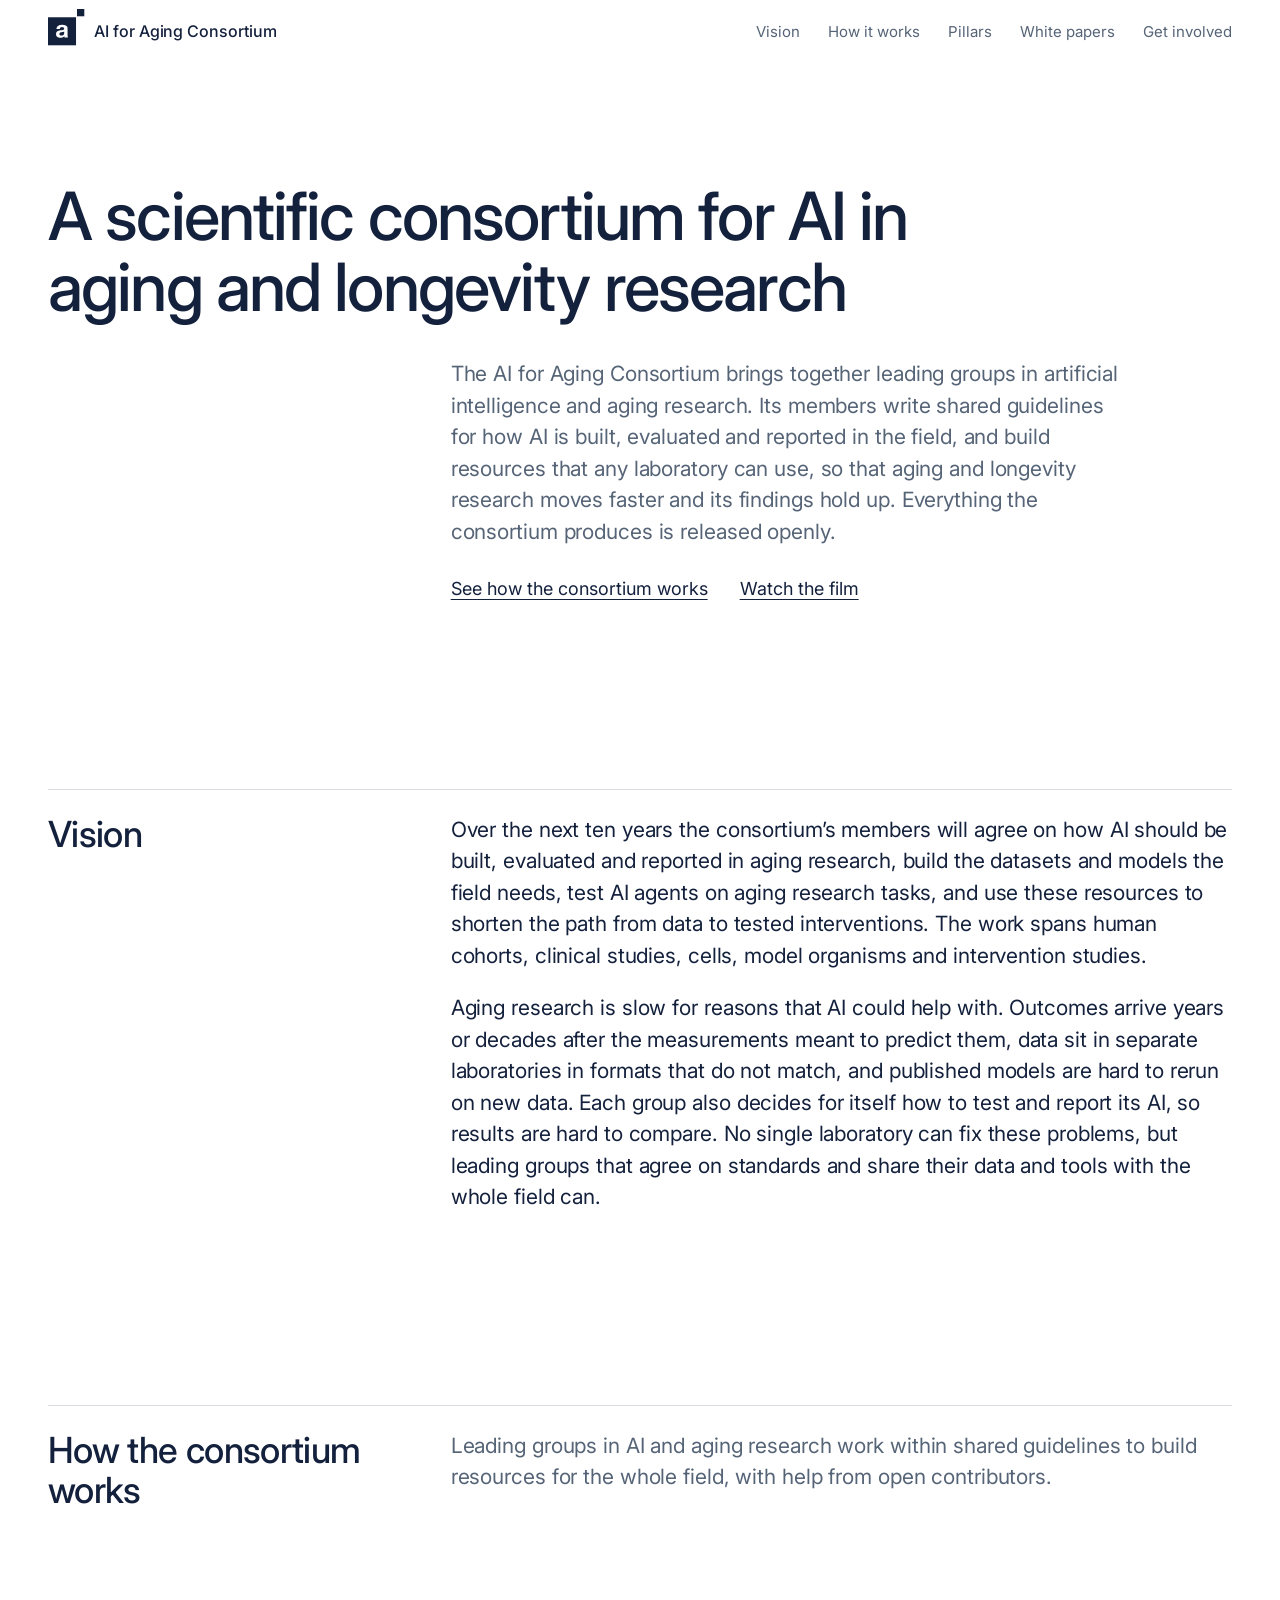
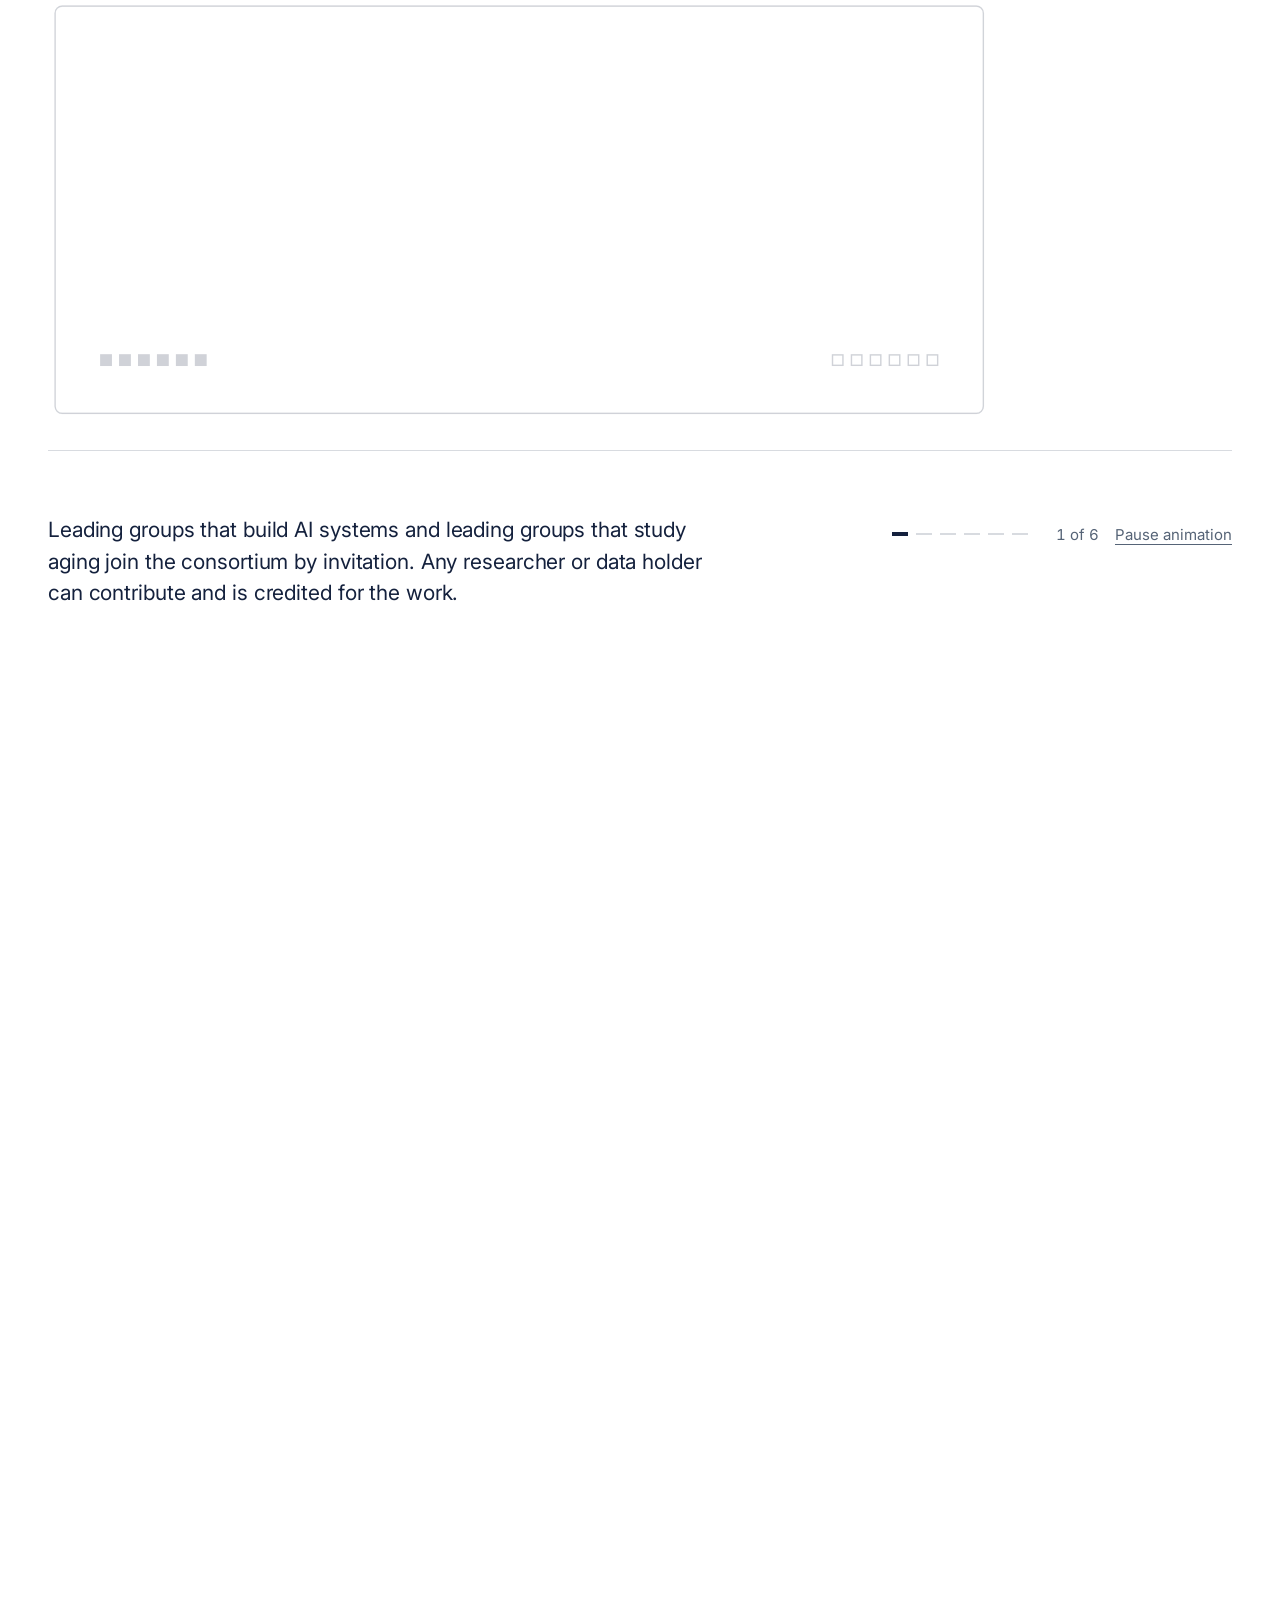
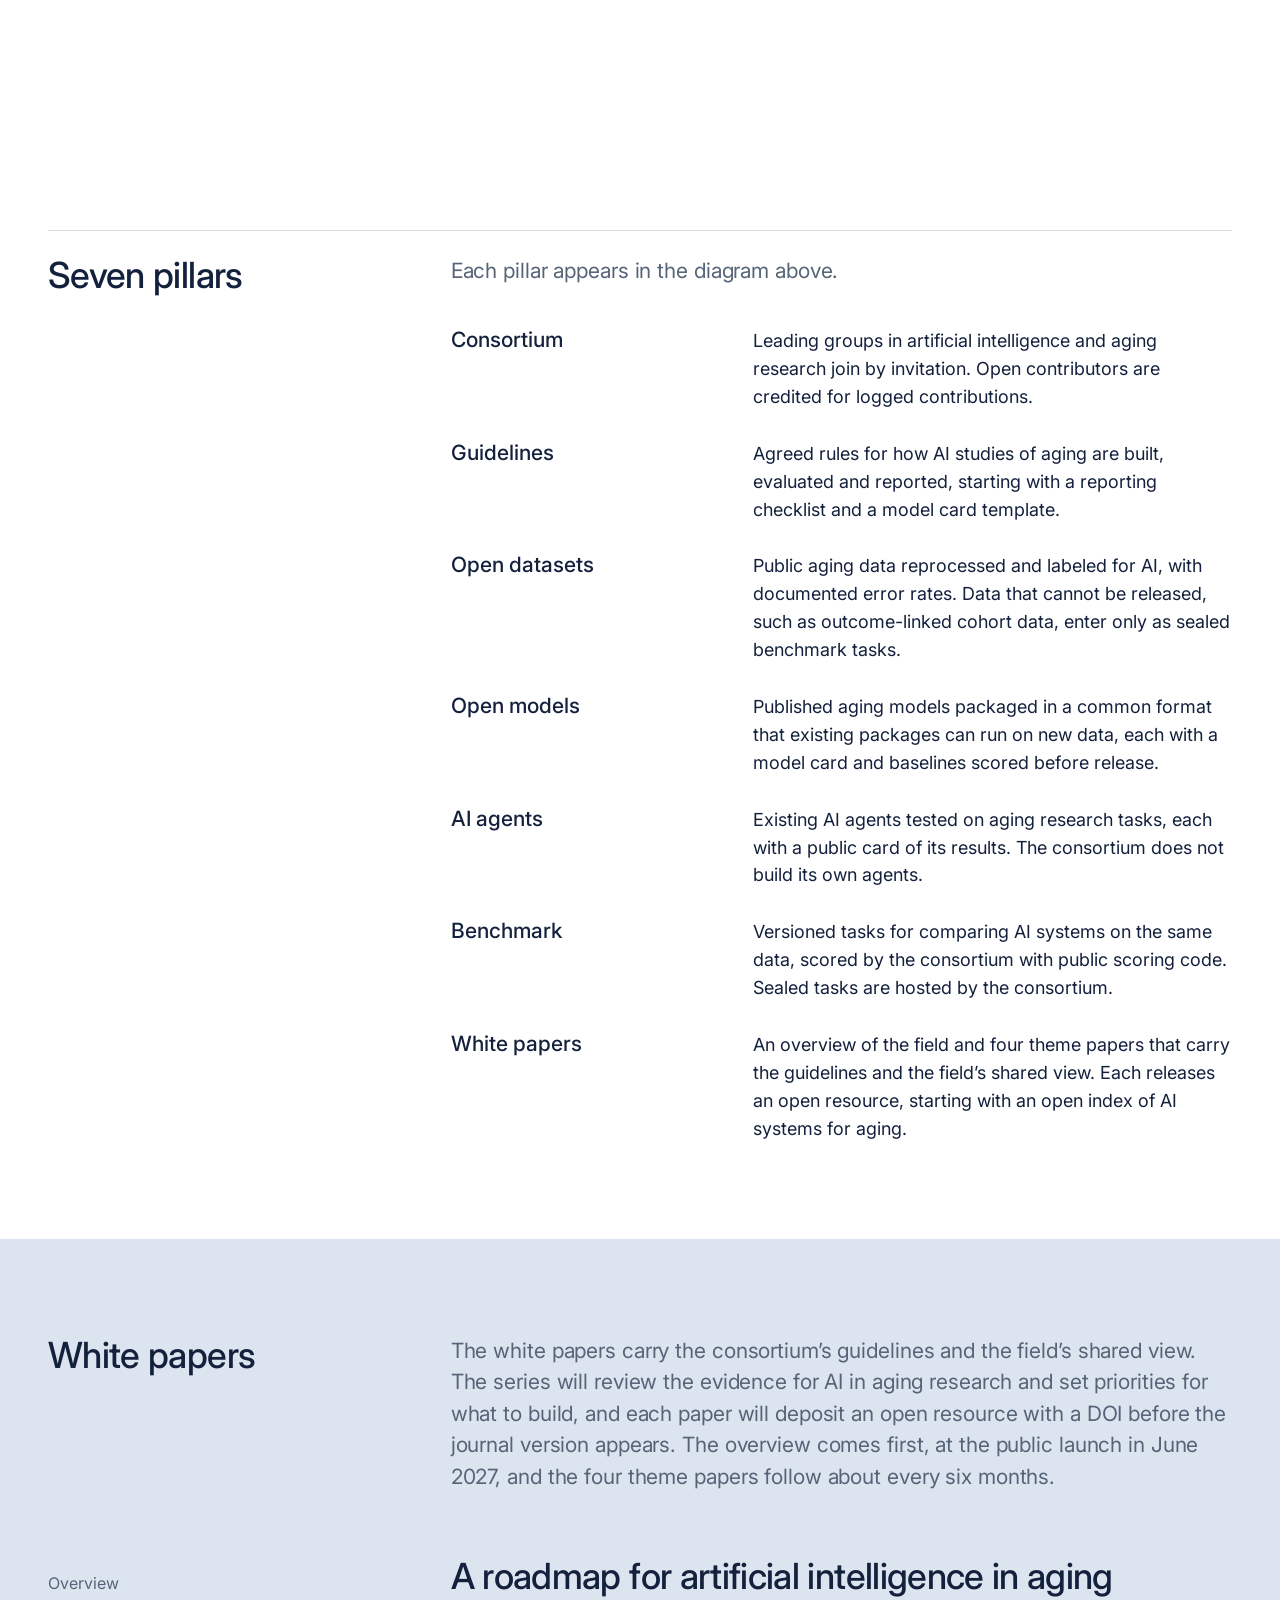
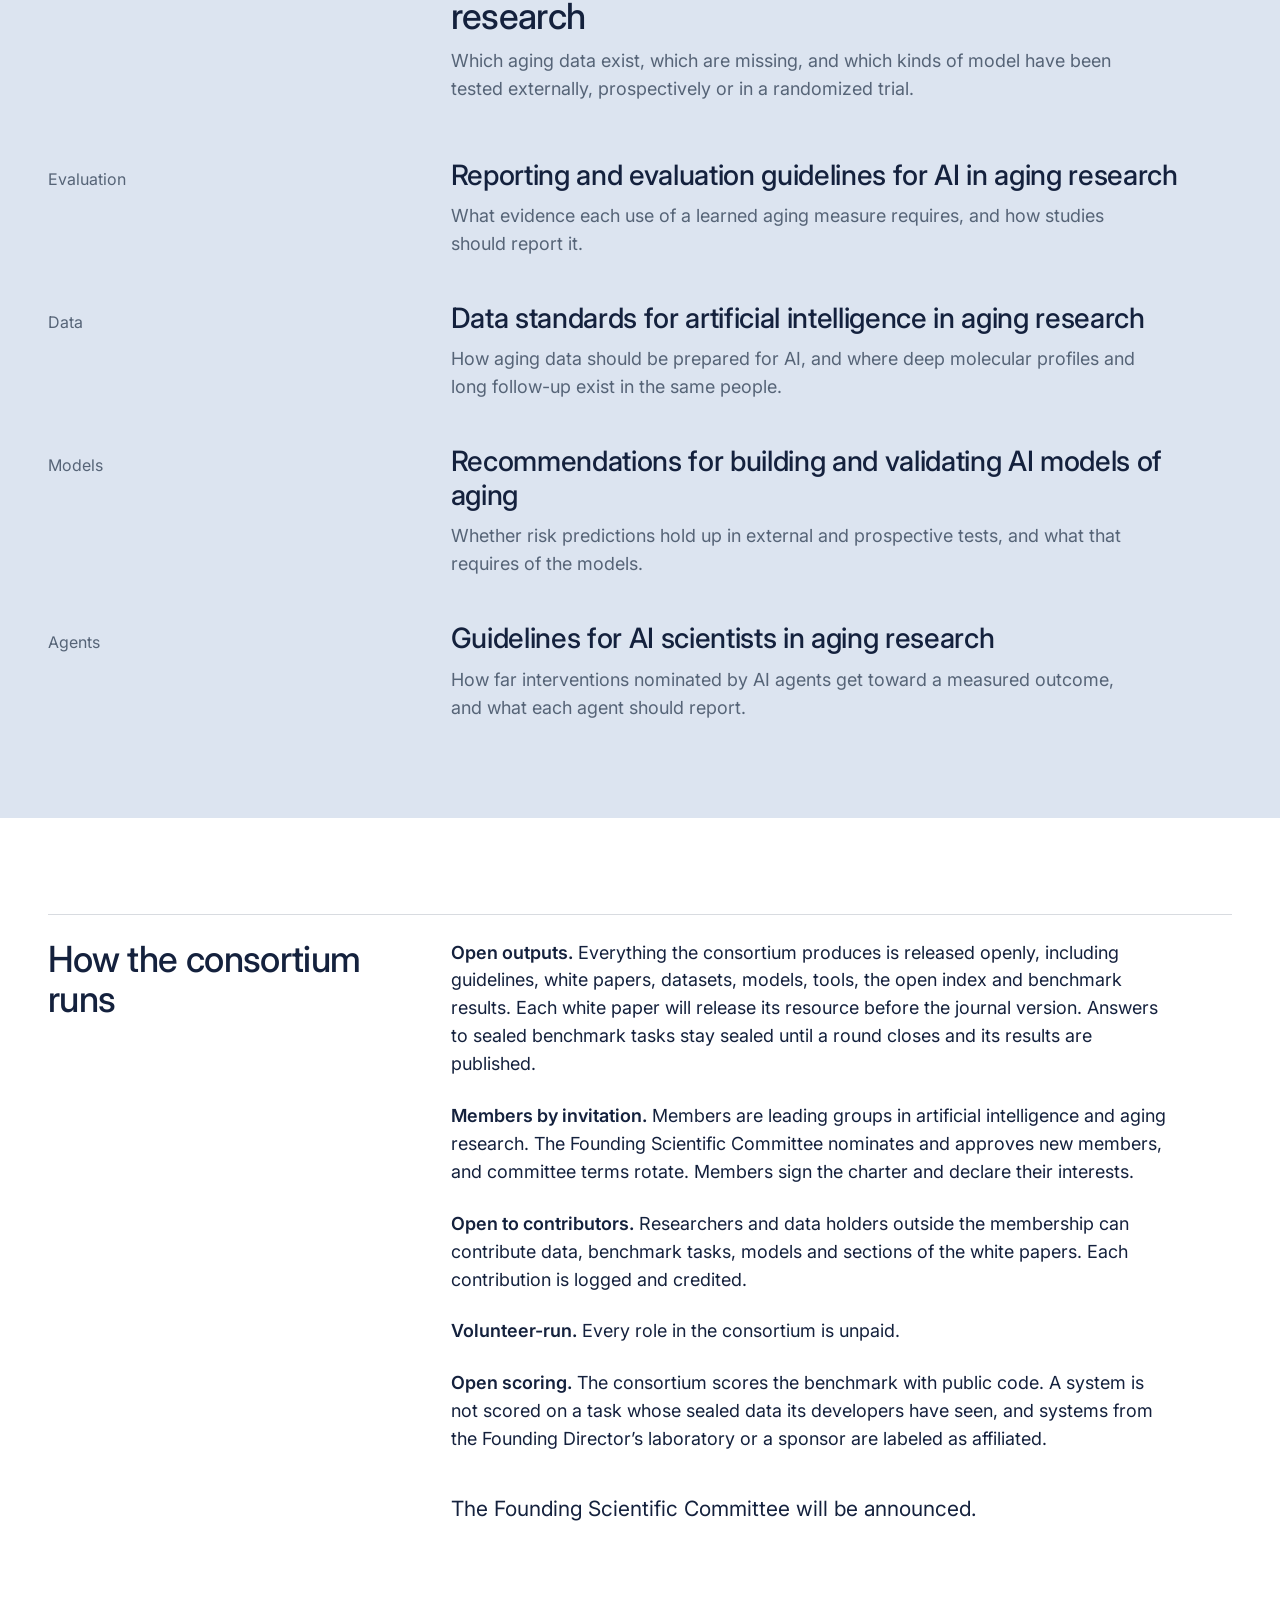
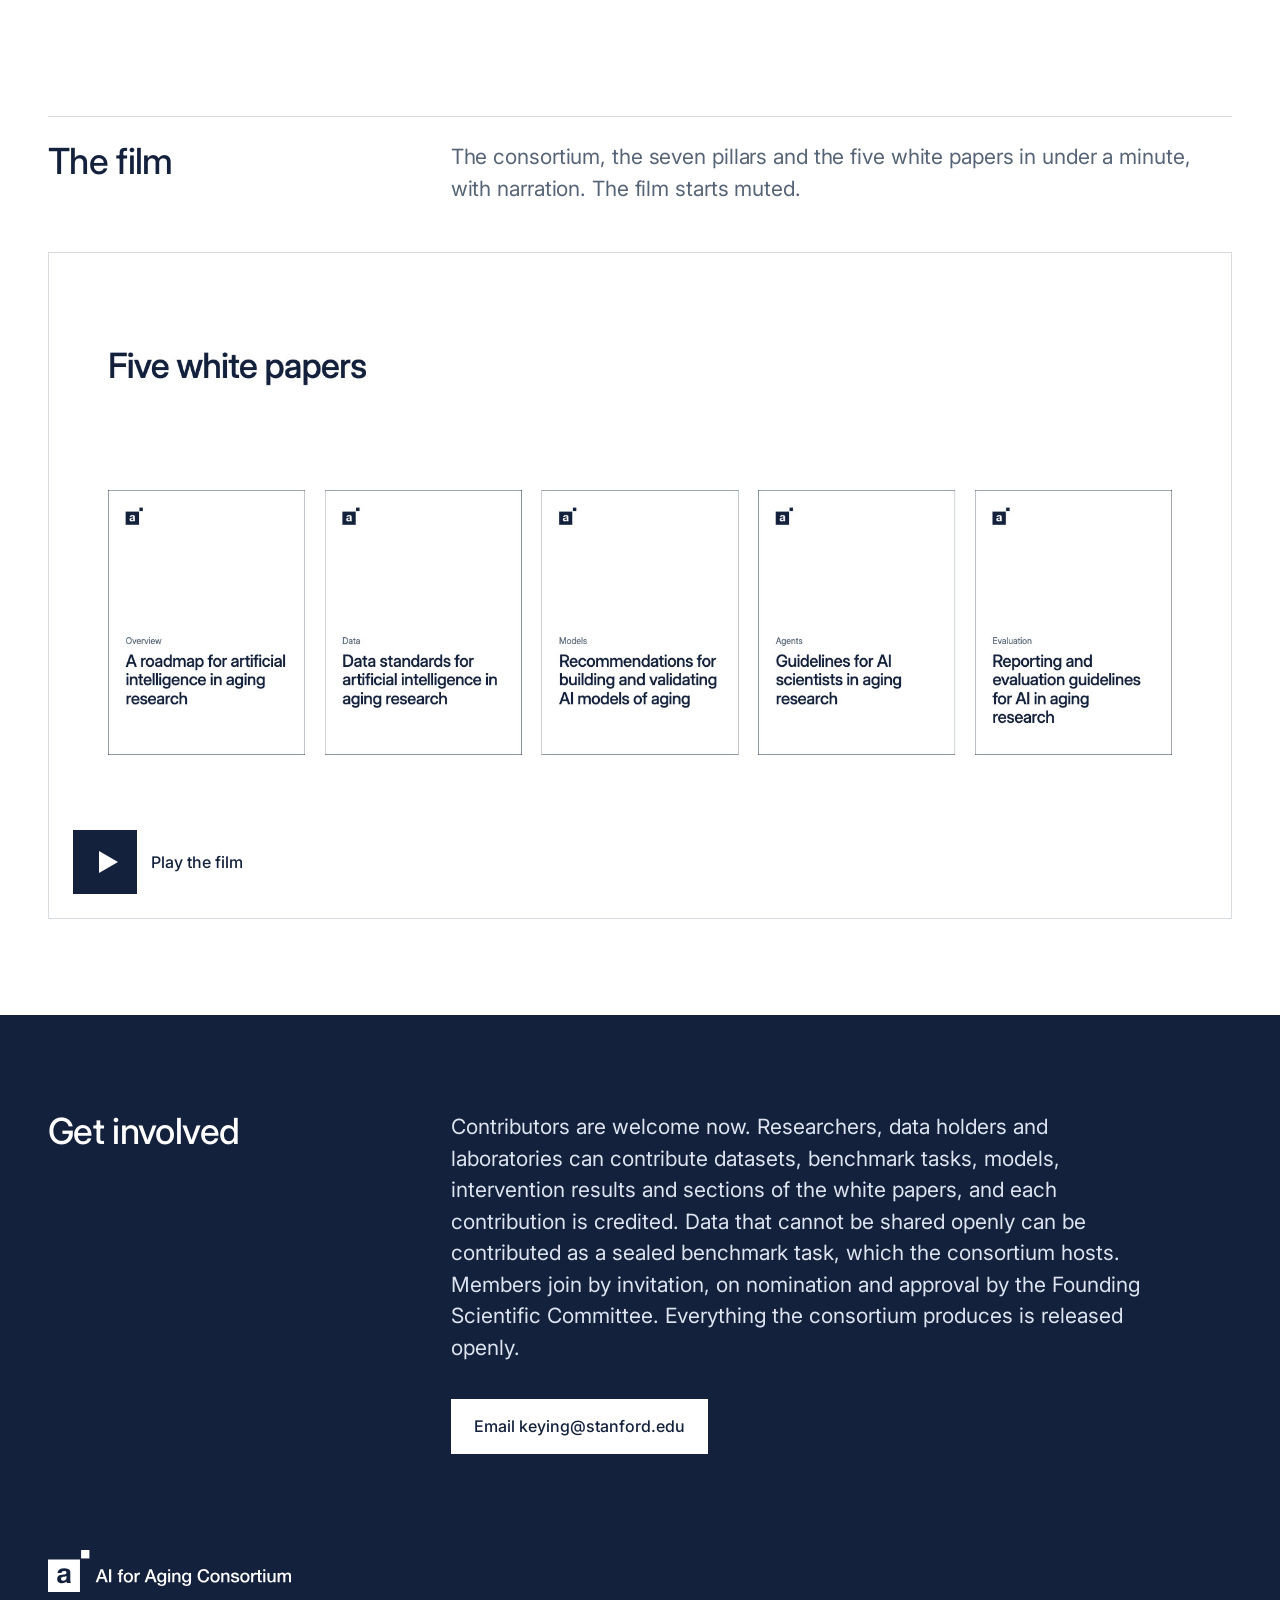
<file: index.html>
<!doctype html>
<html lang="en">
<head>
<meta charset="utf-8">
<meta name="viewport" content="width=device-width, initial-scale=1">
<title>AI for Aging Consortium</title>
<meta name="description" content="A scientific consortium of leading groups in artificial intelligence and aging research. Members write shared guidelines for AI in aging research build datasets and models for the whole field and test AI agents on aging research tasks, so that aging and longevity research moves faster and holds up. Everything the consortium produces is released openly.">
<meta name="color-scheme" content="light">
<meta name="theme-color" content="#FFFFFF">
<link rel="canonical" href="https://ai4aging-consortium.github.io/">
<link rel="icon" href="assets/brand/ai4aging_favicon.svg" type="image/svg+xml">
<link rel="icon" href="assets/brand/ai4aging_favicon_32.png" sizes="32x32" type="image/png">
<link rel="icon" href="assets/brand/ai4aging_favicon_16.png" sizes="16x16" type="image/png">
<link rel="apple-touch-icon" href="assets/brand/ai4aging_favicon_180.png">
<meta property="og:type" content="website">
<meta property="og:site_name" content="AI for Aging Consortium">
<meta property="og:title" content="AI for Aging Consortium">
<meta property="og:description" content="A scientific consortium of leading groups in artificial intelligence and aging research. Members write shared guidelines for AI in aging research build datasets and models for the whole field and test AI agents on aging research tasks, so that aging and longevity research moves faster and holds up. Everything the consortium produces is released openly.">
<meta property="og:url" content="https://ai4aging-consortium.github.io/">
<meta property="og:image" content="https://ai4aging-consortium.github.io/assets/og-image.png">
<meta property="og:image:width" content="1200">
<meta property="og:image:height" content="630">
<meta property="og:image:alt" content="AI for Aging Consortium logo and name on white">
<meta name="twitter:card" content="summary_large_image">
<meta name="twitter:title" content="AI for Aging Consortium">
<meta name="twitter:description" content="A scientific consortium of leading groups in artificial intelligence and aging research. Members write shared guidelines for AI in aging research build datasets and models for the whole field and test AI agents on aging research tasks, so that aging and longevity research moves faster and holds up. Everything the consortium produces is released openly.">
<meta name="twitter:image" content="https://ai4aging-consortium.github.io/assets/og-image.png">
<meta name="twitter:image:alt" content="AI for Aging Consortium logo and name on white">
<link rel="preload" href="assets/fonts/inter-latin-opsz-normal.woff2" as="font" type="font/woff2" crossorigin>
<link rel="stylesheet" href="css/site.css">
<script>
  // Decide before first paint whether the motion version runs.
  (function () {
    var d = document.documentElement;
    d.classList.add('js');
    var reduce = window.matchMedia && window.matchMedia('(prefers-reduced-motion: reduce)').matches;
    if (reduce) { d.classList.add('reduce'); return; }
    d.classList.add('motion');
    var seen = false;
    try { seen = sessionStorage.getItem('a2-hero') === '1'; } catch (e) { seen = false; }
    if (!seen) d.classList.add('hero-anim');
  })();
</script>
</head>
<body>
<a class="skip" href="#main">Skip to content</a>

<header class="site-header" id="header">
  <div class="wrap header-row">
    <a class="brand" href="#top" aria-label="AI for Aging Consortium, back to top">
      <svg class="brand-mark" viewBox="0 -29.5 129.5 129.5" width="36" height="36" aria-hidden="true" focusable="false"><rect class="m-tile" x="0" y="0" width="100" height="100" fill="#14213D"/><path class="m-letter" fill="#FFFFFF" fill-rule="evenodd" d="M30.044117647058822 41.62867647058824Q30.297794117647058 37.40073529411765 32.158088235294116 34.61029411764706Q34.018382352941174 31.81985294117647 36.893382352941174 30.128676470588236Q39.768382352941174 28.4375 43.362132352941174 27.71875Q46.955882352941174 27.0 50.591911764705884 27.0Q53.88970588235294 27.0 57.27205882352941 27.465073529411764Q60.654411764705884 27.93014705882353 63.44485294117647 29.28308823529412Q66.23529411764706 30.63602941176471 68.0110294117647 33.04595588235294Q69.78676470588235 35.45588235294118 69.78676470588235 39.430147058823536V62.1764705882353Q69.78676470588235 65.13602941176471 70.125 67.84191176470588Q70.46323529411765 70.54779411764706 71.30882352941177 71.90073529411765H59.13235294117647Q58.794117647058826 70.88602941176471 58.5827205882353 69.82904411764707Q58.37132352941177 68.77205882352942 58.286764705882355 67.67279411764706Q55.411764705882355 70.63235294117648 51.52205882352941 71.81617647058823Q47.63235294117647 73.0 43.57352941176471 73.0Q40.44485294117647 73.0 37.73897058823529 72.2389705882353Q35.033088235294116 71.4779411764706 33.00367647058823 69.87132352941177Q30.97426470588235 68.26470588235294 29.832720588235293 65.8125Q28.691176470588236 63.360294117647065 28.691176470588236 59.977941176470594Q28.691176470588236 56.25735294117648 30.001838235294116 53.84742647058824Q31.3125 51.4375 33.38419117647059 50.0Q35.455882352941174 48.5625 38.119485294117645 47.84375Q40.783088235294116 47.125 43.48897058823529 46.70220588235294Q46.19485294117647 46.279411764705884 48.81617647058823 46.02573529411765Q51.4375 45.77205882352942 53.466911764705884 45.26470588235295Q55.49632352941177 44.75735294117648 56.68014705882353 43.78492647058824Q57.86397058823529 42.8125 57.779411764705884 40.95220588235294Q57.779411764705884 39.00735294117647 57.1452205882353 37.86580882352941Q56.51102941176471 36.724264705882355 55.45404411764706 36.09007352941177Q54.39705882352941 35.45588235294118 53.001838235294116 35.24448529411765Q51.606617647058826 35.03308823529412 50.0 35.03308823529412Q46.44852941176471 35.03308823529412 44.419117647058826 36.555147058823536Q42.38970588235294 38.07720588235294 42.05147058823529 41.62867647058824ZM57.779411764705884 50.50735294117648Q57.018382352941174 51.18382352941177 55.876838235294116 51.56433823529412Q54.73529411764706 51.94485294117648 53.424632352941174 52.19852941176471Q52.11397058823529 52.45220588235294 50.67647058823529 52.62132352941177Q49.23897058823529 52.790441176470594 47.80147058823529 53.044117647058826Q46.44852941176471 53.29779411764706 45.137867647058826 53.720588235294116Q43.82720588235294 54.14338235294118 42.85477941176471 54.86213235294118Q41.88235294117647 55.58088235294118 41.290441176470594 56.680147058823536Q40.69852941176471 57.779411764705884 40.69852941176471 59.47058823529412Q40.69852941176471 61.07720588235294 41.290441176470594 62.1764705882353Q41.88235294117647 63.27573529411765 42.897058823529406 63.90992647058824Q43.91176470588235 64.54411764705883 45.26470588235294 64.79779411764707Q46.61764705882353 65.0514705882353 48.05514705882353 65.0514705882353Q51.606617647058826 65.0514705882353 53.5514705882353 63.867647058823536Q55.49632352941177 62.68382352941177 56.4264705882353 61.03492647058824Q57.356617647058826 59.38602941176471 57.568014705882355 57.69485294117648Q57.779411764705884 56.00367647058824 57.779411764705884 54.9889705882353Z"/><rect class="m-exp" x="103.5" y="-29.5" width="26" height="26" fill="#14213D"/></svg>
      <span>AI for Aging Consortium</span>
    </a>
    <button class="menu-button" type="button" aria-expanded="false" aria-controls="site-nav">Menu</button>
    <nav class="site-nav" id="site-nav" aria-label="Sections">
      <a href="#vision" data-spy="vision">Vision</a>
      <a href="#how" data-spy="how">How it works</a>
      <a href="#pillars" data-spy="pillars">Pillars</a>
      <a href="#papers" data-spy="papers">White papers</a>
      <a href="#join" data-spy="join">Get involved</a>
    </nav>
  </div>
</header>

<main id="main">

  <section class="hero" id="top" aria-labelledby="hero-title">
    <div class="wrap grid">
      <h1 id="hero-title" class="hero-title">A scientific consortium for AI in aging and longevity research</h1>
      <p class="lede hero-lede">The AI for Aging Consortium brings together leading groups in artificial intelligence and aging research. Its members write shared guidelines for how AI is built, evaluated and reported in the field, and build resources that any laboratory can use, so that aging and longevity research moves faster and its findings hold up. Everything the consortium produces is released openly.</p>
      <p class="hero-links">
        <a class="link" href="#how">See how the consortium works</a>
        <a class="link" href="#film" data-play-film>Watch the film</a>
      </p>
    </div>
  </section>

  <section class="section" id="vision" aria-labelledby="vision-h">
    <div class="wrap grid">
      <h2 id="vision-h" class="col-h">Vision</h2>
      <div class="prose col-body lede-size">
        <p>Over the next ten years the consortium&rsquo;s members will agree on how AI should be built, evaluated and reported in aging research, build the datasets and models the field needs, test AI agents on aging research tasks, and use these resources to shorten the path from data to tested interventions. The work spans human cohorts, clinical studies, cells, model organisms and intervention studies.</p>
        <p>Aging research is slow for reasons that AI could help with. Outcomes arrive years or decades after the measurements meant to predict them, data sit in separate laboratories in formats that do not match, and published models are hard to rerun on new data. Each group also decides for itself how to test and report its AI, so results are hard to compare. No single laboratory can fix these problems, but leading groups that agree on standards and share their data and tools with the whole field can.</p>
      </div>
    </div>
  </section>

  <section class="section how" id="how" aria-labelledby="how-h">
    <div class="wrap grid how-head">
      <h2 id="how-h" class="col-h">How the consortium works</h2>
      <p class="col-body lede-size intro">Leading groups in AI and aging research work within shared guidelines to build resources for the whole field, with help from open contributors.</p>
    </div>

    <div class="scene" id="scene">
      <div class="stage">
        <div class="wrap stage-inner">
          <figure class="scene-figure">
            <div class="scene-canvas">
<!-- scene:landscape:start -->
<svg class="scene-svg" data-layout="landscape" viewBox="0 0 1000 358" role="img" aria-label="Leading groups that build AI systems and leading groups that study aging meet in one consortium. Members join by invitation, and any researcher or data holder can contribute. Guidelines for how AI is built, evaluated and reported frame the work. Members and contributors build and share open datasets, open models and AI agents, a benchmark and an open index of AI systems. Evidence from every resource goes into the white papers, which carry the guidelines. Everything the consortium produces is released openly, to make aging and longevity research faster and more reliable." xmlns="http://www.w3.org/2000/svg"><g class="el" data-id="community" data-beat="1" data-kind="frame" data-pillar="community"><rect class="track" x="6" y="6" width="784" height="344" rx="6"/><rect class="line frame" x="6" y="6" width="784" height="344" rx="6"/><text class="t-name" x="22" y="30" font-size="16" text-anchor="start">Consortium</text><text class="t-sub" x="122" y="30" font-size="14" text-anchor="start">members by invitation, open to contributors</text></g><g class="el" data-id="members_ai" data-beat="1" data-kind="members" data-side="ai" data-from="-250"><g class="m-shift"><rect class="m-sq m-ai" x="294" y="300" width="10" height="10"/><rect class="m-sq m-ai" x="310" y="300" width="10" height="10"/><rect class="m-sq m-ai" x="326" y="300" width="10" height="10"/><rect class="m-sq m-ai" x="342" y="300" width="10" height="10"/><rect class="m-sq m-ai" x="358" y="300" width="10" height="10"/><rect class="m-sq m-ai" x="374" y="300" width="10" height="10"/><text class="t-name" x="384" y="336" font-size="15" text-anchor="end">Researchers who build AI</text></g></g><g class="el" data-id="members_age" data-beat="1" data-kind="members" data-side="age" data-from="250"><g class="m-shift"><rect class="m-sq m-age" x="412.6" y="300.6" width="8.8" height="8.8"/><rect class="m-sq m-age" x="428.6" y="300.6" width="8.8" height="8.8"/><rect class="m-sq m-age" x="444.6" y="300.6" width="8.8" height="8.8"/><rect class="m-sq m-age" x="460.6" y="300.6" width="8.8" height="8.8"/><rect class="m-sq m-age" x="476.6" y="300.6" width="8.8" height="8.8"/><rect class="m-sq m-age" x="492.6" y="300.6" width="8.8" height="8.8"/><text class="t-name" x="412" y="336" font-size="15" text-anchor="start">Researchers who study aging</text></g></g><g class="el" data-id="guidelines" data-beat="2" data-kind="field" data-pillar="guidelines"><rect class="field" x="20" y="44" width="756" height="232" rx="4"/><text class="t-name" x="36" y="73" font-size="18" text-anchor="start">Guidelines</text><text class="t-sub" x="36" y="93" font-size="14" text-anchor="start">how AI is built, evaluated and reported</text></g><g class="el" data-id="p_rise" data-beat="3" data-kind="path"><path class="track" d="M398,296 V218"/><path class="line" d="M398,296 V218"/><polygon class="arrow" points="394.40,225.65 398.00,217.55 401.60,225.65"/><text class="t-path" x="406" y="272" font-size="13" text-anchor="start">build and share</text></g><g class="el" data-id="p_c_datasets" data-beat="3" data-kind="path" data-route="M398,296 V240 H102 V218"><path class="track" d="M398,240 H102 V218"/><path class="line" d="M398,240 H102 V218"/><polygon class="arrow" points="98.40,225.65 102.00,217.55 105.60,225.65"/></g><g class="el" data-id="p_c_models" data-beat="3" data-kind="path" data-route="M398,296 V240 H250 V218"><path class="track" d="M398,240 H250 V218"/><path class="line" d="M398,240 H250 V218"/><polygon class="arrow" points="246.40,225.65 250.00,217.55 253.60,225.65"/></g><g class="el" data-id="datasets" data-beat="3" data-kind="node" data-pillar="datasets"><rect class="box" x="34" y="168" width="136" height="48" rx="3"/><text class="t-name" x="102" y="197" font-size="16" text-anchor="middle">Open datasets</text></g><g class="el" data-id="models" data-beat="3" data-kind="node" data-pillar="models"><rect class="box" x="182" y="168" width="136" height="48" rx="3"/><text class="t-name" x="250" y="197" font-size="16" text-anchor="middle">Open models</text></g><g class="el" data-id="agents" data-beat="3" data-kind="node" data-pillar="agents"><rect class="box" x="330" y="168" width="136" height="48" rx="3"/><text class="t-name" x="398" y="197" font-size="16" text-anchor="middle">AI agents</text></g><g class="el" data-id="p_c_bench" data-beat="4" data-kind="path" data-route="M398,296 V240 H546 V218"><path class="track" d="M398,240 H546 V218"/><path class="line" d="M398,240 H546 V218"/><polygon class="arrow" points="542.40,225.65 546.00,217.55 549.60,225.65"/></g><g class="el" data-id="p_c_index" data-beat="4" data-kind="path" data-route="M398,296 V240 H694 V218"><path class="track" d="M398,240 H694 V218"/><path class="line" d="M398,240 H694 V218"/><polygon class="arrow" points="690.40,225.65 694.00,217.55 697.60,225.65"/></g><g class="el" data-id="benchmark" data-beat="4" data-kind="node" data-pillar="benchmark"><rect class="box" x="478" y="168" width="136" height="48" rx="3"/><text class="t-name" x="546" y="197" font-size="16" text-anchor="middle">Benchmark</text></g><g class="el" data-id="index" data-beat="4" data-kind="node" data-pillar="index"><rect class="box" x="626" y="168" width="136" height="48" rx="3"/><text class="t-name" x="694" y="197" font-size="16" text-anchor="middle">Open index</text></g><g class="el" data-id="p_e_datasets" data-beat="5" data-kind="path"><path class="track" d="M102,166 V140 H398 V108"/><path class="line" d="M102,166 V140 H398 V108"/></g><g class="el" data-id="p_e_models" data-beat="5" data-kind="path"><path class="track" d="M250,166 V140 H398 V108"/><path class="line" d="M250,166 V140 H398 V108"/></g><g class="el" data-id="p_e_agents" data-beat="5" data-kind="path"><path class="track" d="M398,166 V108"/><path class="line" d="M398,166 V108"/><polygon class="arrow" points="394.40,115.65 398.00,107.55 401.60,115.65"/><text class="t-path" x="406" y="129" font-size="13" text-anchor="start">evidence</text></g><g class="el" data-id="p_e_bench" data-beat="5" data-kind="path"><path class="track" d="M546,166 V140 H398 V108"/><path class="line" d="M546,166 V140 H398 V108"/></g><g class="el" data-id="p_e_index" data-beat="5" data-kind="path"><path class="track" d="M694,166 V140 H398 V108"/><path class="line" d="M694,166 V140 H398 V108"/></g><g class="el" data-id="papers" data-beat="5" data-kind="node" data-pillar="papers"><rect class="box" x="330" y="60" width="136" height="46" rx="3"/><text class="t-name" x="398" y="88" font-size="16" text-anchor="middle">White papers</text></g><g class="el" data-id="p_out" data-beat="6" data-kind="path"><path class="track" d="M792,192 H848"/><path class="line" d="M792,192 H848"/><polygon class="arrow" points="840.35,188.40 848.45,192.00 840.35,195.60"/></g><g class="el" data-id="research" data-beat="6" data-kind="label"><text class="t-name" x="856" y="168" font-size="16" text-anchor="start">Aging and</text><text class="t-name" x="856" y="187" font-size="16" text-anchor="start">longevity</text><text class="t-name" x="856" y="206" font-size="16" text-anchor="start">research</text><text class="t-sub" x="856" y="230" font-size="14" text-anchor="start">faster and</text><text class="t-sub" x="856" y="247" font-size="14" text-anchor="start">more reliable</text></g><g class="tokens"></g></svg>
<!-- scene:landscape:end -->
<!-- scene:portrait:start -->
<svg class="scene-svg" data-layout="portrait" viewBox="0 0 360 486" role="img" aria-label="Leading groups that build AI systems and leading groups that study aging meet in one consortium. Members join by invitation, and any researcher or data holder can contribute. Guidelines for how AI is built, evaluated and reported frame the work. Members and contributors build and share open datasets, open models and AI agents, a benchmark and an open index of AI systems. Evidence from every resource goes into the white papers, which carry the guidelines. Everything the consortium produces is released openly, to make aging and longevity research faster and more reliable." xmlns="http://www.w3.org/2000/svg"><g class="el" data-id="community" data-beat="1" data-kind="frame" data-pillar="community"><rect class="track" x="4" y="4" width="352" height="416" rx="6"/><rect class="line frame" x="4" y="4" width="352" height="416" rx="6"/><text class="t-name" x="16" y="24" font-size="14" text-anchor="start">Consortium</text><text class="t-sub" x="104" y="24" font-size="13" text-anchor="start">invited members, open contributors</text></g><g class="el" data-id="members_ai" data-beat="1" data-kind="members" data-side="ai" data-from="-70"><g class="m-shift"><rect class="m-sq m-ai" x="87" y="370" width="9" height="9"/><rect class="m-sq m-ai" x="101" y="370" width="9" height="9"/><rect class="m-sq m-ai" x="115" y="370" width="9" height="9"/><rect class="m-sq m-ai" x="129" y="370" width="9" height="9"/><rect class="m-sq m-ai" x="143" y="370" width="9" height="9"/><rect class="m-sq m-ai" x="157" y="370" width="9" height="9"/><text class="t-name" x="166" y="395" font-size="13" text-anchor="end">Researchers who</text><text class="t-name" x="166" y="410" font-size="13" text-anchor="end">build AI</text></g></g><g class="el" data-id="members_age" data-beat="1" data-kind="members" data-side="age" data-from="70"><g class="m-shift"><rect class="m-sq m-age" x="194.6" y="370.6" width="7.8" height="7.8"/><rect class="m-sq m-age" x="208.6" y="370.6" width="7.8" height="7.8"/><rect class="m-sq m-age" x="222.6" y="370.6" width="7.8" height="7.8"/><rect class="m-sq m-age" x="236.6" y="370.6" width="7.8" height="7.8"/><rect class="m-sq m-age" x="250.6" y="370.6" width="7.8" height="7.8"/><rect class="m-sq m-age" x="264.6" y="370.6" width="7.8" height="7.8"/><text class="t-name" x="194" y="395" font-size="13" text-anchor="start">Researchers who</text><text class="t-name" x="194" y="410" font-size="13" text-anchor="start">study aging</text></g></g><g class="el" data-id="guidelines" data-beat="2" data-kind="field" data-pillar="guidelines"><rect class="field" x="14" y="36" width="332" height="316" rx="4"/><text class="t-name" x="26" y="59" font-size="16" text-anchor="start">Guidelines</text><text class="t-sub" x="26" y="77" font-size="13" text-anchor="start">how AI is built, evaluated and reported</text></g><g class="el" data-id="p_c_datasets" data-beat="3" data-kind="path"><path class="track" d="M180,366 V358 H42 V148 H67"/><path class="line" d="M180,366 V358 H42 V148 H67"/><polygon class="arrow" points="59.35,144.40 67.45,148.00 59.35,151.60"/></g><g class="el" data-id="p_c_models" data-beat="3" data-kind="path"><path class="track" d="M180,366 V358 H42 V192 H67"/><path class="line" d="M180,366 V358 H42 V192 H67"/><polygon class="arrow" points="59.35,188.40 67.45,192.00 59.35,195.60"/></g><g class="el" data-id="p_c_agents" data-beat="3" data-kind="path"><path class="track" d="M180,366 V358 H42 V236 H67"/><path class="line" d="M180,366 V358 H42 V236 H67"/><polygon class="arrow" points="59.35,232.40 67.45,236.00 59.35,239.60"/></g><g class="el" data-id="datasets" data-beat="3" data-kind="node" data-pillar="datasets"><rect class="box" x="70" y="130" width="150" height="36" rx="3"/><text class="t-name" x="145" y="153" font-size="14" text-anchor="middle">Open datasets</text></g><g class="el" data-id="models" data-beat="3" data-kind="node" data-pillar="models"><rect class="box" x="70" y="174" width="150" height="36" rx="3"/><text class="t-name" x="145" y="197" font-size="14" text-anchor="middle">Open models</text></g><g class="el" data-id="agents" data-beat="3" data-kind="node" data-pillar="agents"><rect class="box" x="70" y="218" width="150" height="36" rx="3"/><text class="t-name" x="145" y="241" font-size="14" text-anchor="middle">AI agents</text></g><g class="el" data-id="p_c_bench" data-beat="4" data-kind="path"><path class="track" d="M180,366 V358 H42 V280 H67"/><path class="line" d="M180,366 V358 H42 V280 H67"/><polygon class="arrow" points="59.35,276.40 67.45,280.00 59.35,283.60"/></g><g class="el" data-id="p_c_index" data-beat="4" data-kind="path"><path class="track" d="M180,366 V358 H42 V324 H67"/><path class="line" d="M180,366 V358 H42 V324 H67"/><polygon class="arrow" points="59.35,320.40 67.45,324.00 59.35,327.60"/></g><g class="el" data-id="benchmark" data-beat="4" data-kind="node" data-pillar="benchmark"><rect class="box" x="70" y="262" width="150" height="36" rx="3"/><text class="t-name" x="145" y="285" font-size="14" text-anchor="middle">Benchmark</text></g><g class="el" data-id="index" data-beat="4" data-kind="node" data-pillar="index"><rect class="box" x="70" y="306" width="150" height="36" rx="3"/><text class="t-name" x="145" y="329" font-size="14" text-anchor="middle">Open index</text></g><g class="el" data-id="p_e_datasets" data-beat="5" data-kind="path"><path class="track" d="M222,148 H280 V122"/><path class="line" d="M222,148 H280 V122"/></g><g class="el" data-id="p_e_models" data-beat="5" data-kind="path"><path class="track" d="M222,192 H280 V122"/><path class="line" d="M222,192 H280 V122"/></g><g class="el" data-id="p_e_agents" data-beat="5" data-kind="path"><path class="track" d="M222,236 H280 V122"/><path class="line" d="M222,236 H280 V122"/><polygon class="arrow" points="276.40,129.65 280.00,121.55 283.60,129.65"/><text class="t-path" x="288" y="200" font-size="13" text-anchor="start">evidence</text></g><g class="el" data-id="p_e_bench" data-beat="5" data-kind="path"><path class="track" d="M222,280 H280 V122"/><path class="line" d="M222,280 H280 V122"/></g><g class="el" data-id="p_e_index" data-beat="5" data-kind="path"><path class="track" d="M222,324 H280 V122"/><path class="line" d="M222,324 H280 V122"/></g><g class="el" data-id="papers" data-beat="5" data-kind="node" data-pillar="papers"><rect class="box" x="226" y="84" width="108" height="36" rx="3"/><text class="t-name" x="280" y="107" font-size="14" text-anchor="middle">White papers</text></g><g class="el" data-id="p_out" data-beat="6" data-kind="path"><path class="track" d="M300,422 V444"/><path class="line" d="M300,422 V444"/><polygon class="arrow" points="303.60,436.35 300.00,444.45 296.40,436.35"/></g><g class="el" data-id="research" data-beat="6" data-kind="label"><text class="t-name" x="352" y="463" font-size="14" text-anchor="end">Aging and longevity research</text><text class="t-sub" x="352" y="479" font-size="13" text-anchor="end">faster and more reliable</text></g><g class="tokens"></g></svg>
<!-- scene:portrait:end -->
            </div>
            <p class="flow-cap" aria-hidden="true"></p>
            <figcaption class="legend-row">
              <ul class="legend" aria-label="Legend">
                <li data-key="ai"><svg viewBox="0 0 16 16" aria-hidden="true"><rect x="2" y="2" width="12" height="12" fill="#14213D"/></svg>Builds AI</li>
                <li data-key="age"><svg viewBox="0 0 16 16" aria-hidden="true"><rect x="2.75" y="2.75" width="10.5" height="10.5" fill="#FFFFFF" stroke="#14213D" stroke-width="1.5"/></svg>Studies aging</li>
                <li data-key="contrib"><svg viewBox="0 0 16 16" aria-hidden="true"><rect x="3.5" y="3.5" width="9" height="9" fill="#DCE4F0" stroke="#14213D" stroke-width="1.3"/></svg>Contribution</li>
                <li data-key="result"><svg viewBox="0 0 16 16" aria-hidden="true"><rect x="3.5" y="3.5" width="9" height="9" fill="#FFFFFF" stroke="#14213D" stroke-width="1.3"/><rect x="6.5" y="6.5" width="3" height="3" fill="#14213D"/></svg>Evidence</li>
              </ul>
            </figcaption>
          </figure>

          <div class="caption-row">
            <div class="captions-wrap">
              <ol class="captions" id="captions">
                <li>Leading groups that build AI systems and leading groups that study aging join the consortium by invitation. Any researcher or data holder can contribute and is credited for the work.</li>
                <li>Members agree on guidelines for how AI is built, evaluated and reported in aging research.</li>
                <li>Members and contributors build resources that any laboratory can use, starting with curated datasets and open models, and test existing AI agents on aging research tasks.</li>
                <li>Members also build a benchmark and an open index of AI systems, so that anyone can see what each system has been shown to do.</li>
                <li>White papers draw on evidence from every resource. They carry the guidelines and the field&rsquo;s shared view of what has been shown and what to build next.</li>
                <li>Everything the consortium produces is released openly, so that aging and longevity research can become faster and more reliable.</li>
              </ol>
              <p class="caption-hover" aria-live="polite"></p>
            </div>
            <div class="steps" hidden>
              <div class="step-buttons" role="group" aria-label="Steps">
                <button type="button" aria-label="Step 1"></button>
                <button type="button" aria-label="Step 2"></button>
                <button type="button" aria-label="Step 3"></button>
                <button type="button" aria-label="Step 4"></button>
                <button type="button" aria-label="Step 5"></button>
                <button type="button" aria-label="Step 6"></button>
              </div>
              <span class="step-count" aria-hidden="true">1 of 6</span>
              <button class="pause" type="button" aria-pressed="false" hidden>Pause<span class="wide"> animation</span></button>
            </div>
          </div>
        </div>
      </div>
    </div>
  </section>

  <section class="section" id="pillars" aria-labelledby="pillars-h">
    <div class="wrap grid">
      <div class="col-h">
        <h2 id="pillars-h">Seven pillars</h2>
      </div>
      <div class="col-body">
        <p class="pillars-intro lede-size muted">Each pillar appears in the diagram above.</p>
        <dl class="pillars">
        <div class="pillar" data-pillar="community"><dt>Consortium</dt><dd>Leading groups in artificial intelligence and aging research join by invitation. Open contributors are credited for logged contributions.</dd></div>
        <div class="pillar" data-pillar="guidelines"><dt>Guidelines</dt><dd>Agreed rules for how AI studies of aging are built, evaluated and reported, starting with a reporting checklist and a model card template.</dd></div>
        <div class="pillar" data-pillar="datasets"><dt>Open datasets</dt><dd>Public aging data reprocessed and labeled for AI, with documented error rates. Data that cannot be released, such as outcome-linked cohort data, enter only as sealed benchmark tasks.</dd></div>
        <div class="pillar" data-pillar="models"><dt>Open models</dt><dd>Published aging models packaged in a common format that existing packages can run on new data, each with a model card and baselines scored before release.</dd></div>
        <div class="pillar" data-pillar="agents"><dt>AI agents</dt><dd>Existing AI agents tested on aging research tasks, each with a public card of its results. The consortium does not build its own agents.</dd></div>
        <div class="pillar" data-pillar="benchmark"><dt>Benchmark</dt><dd>Versioned tasks for comparing AI systems on the same data, scored by the consortium with public scoring code. Sealed tasks are hosted by the consortium.</dd></div>
        <div class="pillar" data-pillar="papers"><dt>White papers</dt><dd>An overview of the field and four theme papers that carry the guidelines and the field&rsquo;s shared view. Each releases an open resource, starting with an open index of AI systems for aging.</dd></div>
      </dl>
      </div>
    </div>
  </section>

  <section class="section" id="papers" aria-labelledby="papers-h">
    <div class="wrap grid">
      <h2 id="papers-h" class="col-h">White papers</h2>
      <p class="col-body lede-size papers-intro">The white papers carry the consortium&rsquo;s guidelines and the field&rsquo;s shared view. The series will review the evidence for AI in aging research and set priorities for what to build, and each paper will deposit an open resource with a DOI before the journal version appears. The overview comes first, at the public launch in June 2027, and the four theme papers follow about every six months.</p>
    </div>
    <div class="wrap">
      <ol class="papers" id="paper-list">
        <li class="paper paper-overview">
          <span class="theme">Overview</span>
          <div class="paper-body">
            <h3>A roadmap for artificial intelligence in aging research</h3>
            <p>Which aging data exist, which are missing, and which kinds of model have been tested externally, prospectively or in a randomized trial.</p>
          </div>
        </li>
        <li class="paper paper-theme">
          <span class="theme">Evaluation</span>
          <div class="paper-body">
            <h3>Reporting and evaluation guidelines for AI in aging research</h3>
            <p>What evidence each use of a learned aging measure requires, and how studies should report it.</p>
          </div>
        </li>
        <li class="paper paper-theme">
          <span class="theme">Data</span>
          <div class="paper-body">
            <h3>Data standards for artificial intelligence in aging research</h3>
            <p>How aging data should be prepared for AI, and where deep molecular profiles and long follow-up exist in the same people.</p>
          </div>
        </li>
        <li class="paper paper-theme">
          <span class="theme">Models</span>
          <div class="paper-body">
            <h3>Recommendations for building and validating AI models of aging</h3>
            <p>Whether risk predictions hold up in external and prospective tests, and what that requires of the models.</p>
          </div>
        </li>
        <li class="paper paper-theme">
          <span class="theme">Agents</span>
          <div class="paper-body">
            <h3>Guidelines for AI scientists in aging research</h3>
            <p>How far interventions nominated by AI agents get toward a measured outcome, and what each agent should report.</p>
          </div>
        </li>
      </ol>
    </div>
  </section>

  <section class="section" id="principles" aria-labelledby="principles-h">
    <div class="wrap grid">
      <h2 id="principles-h" class="col-h">How the consortium runs</h2>
      <div class="col-body principles">
        <p><strong>Open outputs.</strong> Everything the consortium produces is released openly, including guidelines, white papers, datasets, models, tools, the open index and benchmark results. Each white paper will release its resource before the journal version. Answers to sealed benchmark tasks stay sealed until a round closes and its results are published.</p>
        <p><strong>Members by invitation.</strong> Members are leading groups in artificial intelligence and aging research. The Founding Scientific Committee nominates and approves new members, and committee terms rotate. Members sign the charter and declare their interests.</p>
        <p><strong>Open to contributors.</strong> Researchers and data holders outside the membership can contribute data, benchmark tasks, models and sections of the white papers. Each contribution is logged and credited.</p>
        <p><strong>Volunteer-run.</strong> Every role in the consortium is unpaid.</p>
        <p><strong>Open scoring.</strong> The consortium scores the benchmark with public code. A system is not scored on a task whose sealed data its developers have seen, and systems from the Founding Director&rsquo;s laboratory or a sponsor are labeled as affiliated.</p>
        <p class="committee">The Founding Scientific Committee will be announced.</p>
      </div>
    </div>
  </section>

  <section class="section film" id="film" aria-labelledby="film-h">
    <div class="wrap grid">
      <h2 id="film-h" class="col-h">The film</h2>
      <p class="col-body lede-size muted film-intro">The consortium, the seven pillars and the five white papers in under a minute, with narration. The film starts muted.</p>
      <div class="span-12 film-frame">
        <video id="film-video" controls muted preload="none" playsinline poster="assets/film/ai4aging_film_poster.jpg" width="1920" height="1080" aria-label="A short film about the AI for Aging Consortium">
          <source src="assets/film/ai4aging_film.mp4" type="video/mp4">
          <track kind="captions" src="assets/film/ai4aging_film_en.vtt" srclang="en" label="English">
        </video>
        <button class="film-sound" type="button" hidden><svg viewBox="0 0 24 24" aria-hidden="true"><path d="M4 9 H8 L13 5 V19 L8 15 H4 Z" fill="#FFFFFF"/><path d="M16 9 Q18.5 12 16 15 M18.5 6.5 Q23 12 18.5 17.5" stroke="#FFFFFF" stroke-width="1.6" fill="none"/></svg><span>Turn sound on</span></button>
        <button class="film-play" type="button" hidden><svg viewBox="0 0 64 64" aria-hidden="true"><rect width="64" height="64" fill="#14213D"/><path d="M26 21 L45 32 L26 43 Z" fill="#FFFFFF"/></svg><span>Play the film</span></button>
      </div>
    </div>
  </section>

  <section class="join" id="join" aria-labelledby="join-h">
    <div class="wrap grid">
      <h2 id="join-h" class="col-h">Get involved</h2>
      <p class="col-body join-text">Contributors are welcome now. Researchers, data holders and laboratories can contribute datasets, benchmark tasks, models, intervention results and sections of the white papers, and each contribution is credited. Data that cannot be shared openly can be contributed as a sealed benchmark task, which the consortium hosts. Members join by invitation, on nomination and approval by the Founding Scientific Committee. Everything the consortium produces is released openly.</p>
      <p class="col-body"><a class="mail-button" href="mailto:keying@stanford.edu">Email keying@stanford.edu</a></p>
    </div>
    <footer class="wrap site-footer">
      <img src="assets/brand/ai4aging_lockup_white.svg" alt="AI for Aging Consortium" width="244" height="41">
    </footer>
  </section>

</main>

<script src="js/site.js" defer></script>
<script src="js/hero.js" defer></script>
<script src="js/scene.js" defer></script>
</body>
</html>
</file>
<file: css/site.css>
/* AI for Aging Consortium site. Token sources are listed in website-source/DESIGN.md. */

@font-face {
  font-family: "Inter";
  src: url("../assets/fonts/inter-latin-opsz-normal.woff2") format("woff2");
  font-weight: 100 900;
  font-style: normal;
  font-display: swap;
  unicode-range: U+0000-00FF, U+0131, U+0152-0153, U+02BB-02BC, U+02C6, U+02DA, U+02DC, U+0304, U+0308, U+0329, U+2000-206F, U+20AC, U+2122, U+2191, U+2193, U+2212, U+2215, U+FEFF, U+FFFD;
}
@font-face {
  font-family: "Inter Fallback";
  src: local("Helvetica Neue"), local("Arial");
  size-adjust: 107%;
  ascent-override: 90%;
  descent-override: 22%;
  line-gap-override: 0%;
}

:root {
  color-scheme: light;
  --navy: #14213D;
  --tint: #DCE4F0;
  --white: #FFFFFF;
  --navy-70: #566477;
  --navy-16: #D8DBE0;
  --ghost: rgba(20, 33, 61, 0.28);

  --font: "Inter", "Inter Fallback", "Helvetica Neue", Helvetica, Arial, sans-serif;

  --t-display: clamp(44px, 5.2vw, 76px);
  --t-h2: 36px;
  --t-h3: 28px;
  --t-lede: 21px;
  --t-body: 18px;
  --t-small: 16px;
  --t-caption: 15px;

  --ease-settle: cubic-bezier(0.22, 1, 0.36, 1);
  --ease-move: cubic-bezier(0.65, 0, 0.35, 1);
  --ease-standard: cubic-bezier(0.2, 0, 0, 1);
  --d-instant: 120ms;
  --d-quick: 200ms;
  --d-base: 320ms;
  --d-reveal: 480ms;
  --d-slow: 600ms;

  --header-h: 64px;
  --margin: 48px;
  --gutter: 24px;
  --section-pad: 96px;
}

@media (max-width: 1023px) { :root { --margin: 32px; } }
@media (max-width: 767px) {
  :root {
    --t-display: 36px;
    --t-h2: 28px;
    --t-h3: 22px;
    --t-lede: 18px;
    --t-body: 17px;
    --section-pad: 64px;
  }
}
@media (max-width: 599px) { :root { --margin: 16px; } }

*, *::before, *::after { box-sizing: border-box; }
html { -webkit-text-size-adjust: 100%; scroll-padding-top: var(--header-h); }
@media (prefers-reduced-motion: no-preference) { html { scroll-behavior: smooth; } }

body {
  margin: 0;
  background: var(--white);
  color: var(--navy);
  font-family: var(--font);
  font-size: var(--t-body);
  line-height: 1.55;
  font-optical-sizing: auto;
  -webkit-font-smoothing: antialiased;
  text-rendering: optimizeLegibility;
  overflow-x: clip;
}

h1, h2, h3, p, ol, ul, dl, dd, figure { margin: 0; }
ol, ul { padding: 0; list-style: none; }
img, svg, video { display: block; max-width: 100%; }
button { font: inherit; color: inherit; }
[hidden] { display: none !important; }

h1, h2 { font-weight: 500; font-variation-settings: "opsz" 32; }
h2 { font-size: var(--t-h2); line-height: 1.12; letter-spacing: -0.018em; }
h3 { font-size: var(--t-h3); line-height: 1.2; letter-spacing: -0.012em; font-weight: 500; }
strong { font-weight: 600; }

.lede-size { font-size: var(--t-lede); line-height: 1.5; letter-spacing: -0.005em; }
.muted { color: var(--navy-70); }

.wrap {
  width: 100%;
  max-width: calc(1200px + 2 * var(--margin));
  margin: 0 auto;
  padding: 0 var(--margin);
}
.grid {
  display: grid;
  grid-template-columns: repeat(12, minmax(0, 1fr));
  column-gap: var(--gutter);
}
.grid > * { grid-column: 1 / -1; }
/* One column system: section headings in columns 1 to 4, content in 5 to 12.
   The community diagram and the film are the only full-width blocks. */
@media (min-width: 1024px) {
  .col-h { grid-column: 1 / span 4; }
  .col-body { grid-column: 5 / span 8; }
  .span-12 { grid-column: 1 / -1; }
}

/* Focus and links */
:focus-visible { outline: 2px solid var(--navy); outline-offset: 3px; }
.skip {
  position: absolute; left: 16px; top: -48px; z-index: 100;
  background: var(--white); color: var(--navy); padding: 8px 12px;
}
.skip:focus { top: 8px; }

a { color: var(--navy); }
.link {
  color: var(--navy);
  text-decoration: underline;
  text-decoration-thickness: 1px;
  text-underline-offset: 0.22em;
  transition: text-decoration-thickness var(--d-instant) var(--ease-standard),
              text-underline-offset var(--d-instant) var(--ease-standard);
}
.link:hover, .link:focus-visible { text-decoration-thickness: 2px; text-underline-offset: 0.16em; }

/* Header */
.site-header {
  position: sticky; top: 0; z-index: 50;
  height: var(--header-h);
  background: var(--white);
  border-bottom: 1px solid transparent;
  transition: border-color var(--d-instant) var(--ease-standard);
}
.site-header.is-scrolled { border-bottom-color: var(--navy-16); }
.header-row { height: 100%; display: flex; align-items: center; justify-content: space-between; }
.brand {
  display: flex; align-items: center; gap: 10px;
  text-decoration: none; color: var(--navy);
  font-size: var(--t-small); font-weight: 500; letter-spacing: -0.005em;
}
/* the mark file is a 129.5 unit square holding a 100 unit tile, so 36.3 px gives a 28 px tile */
.brand img, .brand-mark { width: 36.3px; height: 36.3px; margin-top: -8px; flex: none; overflow: visible; }
.brand-mark .m-tile, .brand-mark .m-letter, .brand-mark .m-exp { transform-box: fill-box; }
.brand-mark .m-tile { transform-origin: 50% 100%; }
.site-nav { display: flex; gap: 28px; }
.site-nav a {
  font-size: var(--t-caption); color: var(--navy-70);
  text-decoration: underline; text-decoration-color: transparent;
  text-decoration-thickness: 1px; text-underline-offset: 0.3em;
  transition: color var(--d-instant) var(--ease-standard), text-decoration-color var(--d-instant) var(--ease-standard);
}
.site-nav a:hover, .site-nav a:focus-visible, .site-nav a.is-current {
  color: var(--navy); text-decoration-color: var(--navy);
}
.menu-button {
  display: none;
  background: none; border: 0; padding: 8px 0; cursor: pointer;
  font-size: var(--t-caption); color: var(--navy);
  text-decoration: underline; text-underline-offset: 0.3em; text-decoration-thickness: 1px;
}
@media (max-width: 767px) {
  .js .menu-button { display: block; min-height: 44px; }
  .js .site-nav {
    display: none;
    position: fixed; left: 0; right: 0; top: var(--header-h);
    height: calc(100svh - var(--header-h));
    flex-direction: column; gap: 0;
    background: var(--white);
    border-top: 1px solid var(--navy-16);
    padding: 8px var(--margin) 32px;
    overflow-y: auto;
  }
  .js .site-nav.is-open { display: flex; }
  .js .site-nav a {
    font-size: var(--t-h3); line-height: 1.2; color: var(--navy);
    padding: 18px 0; border-bottom: 1px solid var(--navy-16);
  }
  .js .site-nav a.is-current { text-decoration-color: transparent; }
  html.menu-open, html.menu-open body { overflow: hidden; }
  html:not(.js) .site-nav { gap: 14px; }
  html:not(.js) .brand span { display: none; }
}

/* Hero: one sentence at display size; the header mark carries the first-load motion. */
.hero { padding: clamp(80px, 13vh, 152px) 0 clamp(72px, 10vh, 112px); }
.hero-title {
  grid-column: 1 / span 11;
  font-size: var(--t-display); line-height: 1.06; letter-spacing: -0.028em;
  font-weight: 500; font-variation-settings: "opsz" 32;
  max-width: 18em; margin-bottom: 36px;
  text-wrap: balance;
}
.lede { font-size: var(--t-lede); line-height: 1.5; color: var(--navy-70); letter-spacing: -0.005em; }
.hero-lede { grid-column: 5 / span 7; max-width: 36em; }
.hero-links { grid-column: 5 / span 8; display: flex; flex-wrap: wrap; column-gap: 32px; row-gap: 8px; margin-top: 28px; font-size: var(--t-body); }
@media (max-width: 1023px) {
  .hero-title { grid-column: 1 / -1; }
  .hero-lede, .hero-links { grid-column: 1 / span 10; }
}
@media (max-width: 767px) {
  .hero { padding: 48px 0 56px; }
  .hero-title { margin-bottom: 24px; letter-spacing: -0.022em; }
  .hero-lede, .hero-links { grid-column: 1 / -1; }
  .hero-links { flex-direction: column; margin-top: 24px; }
}

/* Hero assembly start state (runs once per session; see js/hero.js) */
.hero-anim .brand-mark .m-tile { transform: scaleY(0); }
.hero-anim .brand-mark .m-letter { opacity: 0; }
.hero-anim .brand-mark .m-exp { opacity: 0; transform: translateY(103.5px); }
.hero-anim .brand span, .hero-anim .hero-title, .hero-anim .hero-lede, .hero-anim .hero-links { opacity: 0; }

/* Sections: each opens on a hairline with its heading hung from it. */
.section { padding: var(--section-pad) 0; }
.section > .wrap.grid:first-child::before {
  content: ""; grid-column: 1 / -1; height: 1px; background: var(--navy-16); margin-bottom: 24px;
}
.section h2 { margin-bottom: 28px; }
@media (min-width: 1024px) {
  .section .col-h, .section h2.col-h { margin-bottom: 0; }
  .section h2 { margin-bottom: 0; }
}
.prose p + p { margin-top: 1em; }
.prose { max-width: 40em; }

/* Community scene */
.how { padding-bottom: 0; }
.how-head .intro { color: var(--navy-70); }
.scene { position: relative; margin-top: 48px; }
.stage-inner { display: flex; flex-direction: column; justify-content: center; gap: 24px; }
.scene-figure { display: flex; flex-direction: column; gap: 28px; min-height: 0; }
.scene-canvas { position: relative; min-height: 0; }
.scene-svg { width: 100%; height: auto; overflow: visible; font-family: var(--font); margin: 0 auto; }
.scene-svg[data-layout="portrait"] { display: none; }
@media (max-width: 1023px) {
  .scene-svg[data-layout="landscape"] { display: none; }
  .scene-svg[data-layout="portrait"] { display: block; max-width: 440px; }
}

.scene-svg text { fill: var(--navy); }
.scene-svg .t-name { font-weight: 600; letter-spacing: -0.005em; }
.scene-svg .t-sub, .scene-svg .t-path { fill: var(--navy-70); font-weight: 400; }
.scene-svg .t-name.on-solid { fill: var(--white); }
.scene-svg .track, .scene-svg .line { fill: none; stroke: var(--navy); stroke-width: 1.4; stroke-linecap: round; stroke-linejoin: round; }
.scene-svg .frame { stroke-width: 1; }
.scene-svg .track { opacity: 0; }
.scene-svg .arrow { fill: var(--navy); }
.scene-svg .field { fill: var(--tint); fill-opacity: 0.55; }
.scene-svg .box { fill: var(--white); stroke: var(--navy); stroke-width: 1.4; transition: stroke-width 160ms var(--ease-standard); }
.scene-svg .solid-fill { fill: var(--navy); transform-box: fill-box; transform-origin: 50% 100%; }
.scene-svg .token { transform-box: fill-box; }
.scene-svg .t-entry rect { fill: var(--navy); }
.scene-svg .t-contrib rect { fill: var(--tint); stroke: var(--navy); stroke-width: 1.2; }
.scene-svg .t-result rect { fill: var(--white); stroke: var(--navy); stroke-width: 1.2; }
.scene-svg .t-result .t-dot { fill: var(--navy); stroke: none; }
.scene-svg .m-ai { fill: var(--navy); }
.scene-svg .m-age { fill: var(--white); stroke: var(--navy); stroke-width: 1.2; }
.scene-svg .tokens { pointer-events: none; }

/* interactive nodes after the sequence */
.scene-svg .el[tabindex] { cursor: default; outline: none; }
.scene-svg .el[tabindex]:hover .box,
.scene-svg .el[tabindex]:focus-visible .box,
.scene-svg .el[tabindex].is-hot .box { stroke-width: 2.2; }
.scene-svg .focus-ring { fill: none; stroke: var(--navy); stroke-width: 2; opacity: 0; pointer-events: none; }
.scene-svg .el[tabindex]:focus-visible .focus-ring { opacity: 1; }

/* Legend: one key shared with the film. A rule separates it from the figure text.
   Phones drop it: the diagram labels its member squares in place. */
.legend-row {
  display: flex; align-items: center; justify-content: space-between; gap: 12px 24px; flex-wrap: wrap;
  border-top: 1px solid var(--navy-16); padding-top: 14px;
}
.legend { display: flex; flex-wrap: wrap; gap: 8px 28px; font-size: var(--t-small); color: var(--navy); }
.legend li { display: flex; align-items: center; gap: 8px; transition: opacity var(--d-base) var(--ease-standard); }
.legend li.is-off { opacity: 0; }
.legend svg { width: 16px; height: 16px; flex: none; }
@media (max-width: 767px) { .legend-row { display: none; } }
.flow-cap { display: none; }
.pause {
  background: none; border: 0; padding: 4px 0; cursor: pointer;
  font-size: var(--t-caption); color: var(--navy-70);
  text-decoration: underline; text-underline-offset: 0.25em; text-decoration-thickness: 1px;
}
.pause:hover { color: var(--navy); }

.caption-row { display: grid; grid-template-columns: repeat(12, minmax(0, 1fr)); column-gap: var(--gutter); align-items: start; }
.captions-wrap { grid-column: 1 / span 7; position: relative; }
.captions { list-style: decimal; padding-left: 1.4em; font-size: var(--t-lede); line-height: 1.5; letter-spacing: -0.005em; }
.captions li + li { margin-top: 10px; }
.captions li::marker { color: var(--navy-70); font-size: 0.85em; }
.caption-hover { display: none; }

/* Step control: a progress rule of six bars, kept apart from the square data marks. */
.steps { grid-column: 9 / span 4; display: flex; align-items: center; justify-content: flex-end; gap: 16px; padding-top: 4px; flex-wrap: wrap; }
.step-buttons { display: flex; gap: 0; }
.step-buttons button {
  width: 24px; height: 32px; padding: 0; border: 0; background: none; cursor: pointer; position: relative;
}
.step-buttons button::before {
  content: ""; position: absolute; left: 4px; right: 4px; top: 50%; height: 2px; margin-top: -1px;
  background: var(--navy-16);
  transition: background-color var(--d-instant) var(--ease-standard);
}
.step-buttons button:hover::before { background: var(--navy-70); }
.step-buttons button.is-done::before, .step-buttons button[aria-current="step"]::before { background: var(--navy); }
.step-buttons button[aria-current="step"]::before { height: 4px; margin-top: -2px; }
@media (pointer: coarse) { .step-buttons button { width: 40px; height: 44px; } .step-buttons button::before { left: 12px; right: 12px; } .pause { min-height: 44px; } }
@media (max-width: 767px) { .step-count, .pause .wide { display: none; } .steps { justify-content: space-between; } }
.step-count { font-size: var(--t-caption); color: var(--navy-70); min-width: 3.4em; text-align: right; font-variant-numeric: tabular-nums; }

/* live mode: the stage pins and the captions swap in place. One beat is 55svh
   of scroll, the same number as BEAT_SVH in js/scene.js; the track ends a
   little after beat 6 starts. */
.scene-live .scene { height: calc(100svh + 5 * 55svh); }
.scene-live .stage {
  position: sticky; top: var(--header-h);
  height: calc(100svh - var(--header-h));
  display: flex; align-items: flex-start;
}
.scene-live .stage-inner { height: 100%; justify-content: flex-start; padding-top: 40px; padding-bottom: 32px; }
.scene-live .scene-figure { flex: 0 1 auto; }
/* keep the landscape figure inside the pinned stage on short screens */
.scene-live .scene-svg[data-layout="landscape"] { max-width: min(100%, calc((100svh - var(--header-h) - 290px) * 1000 / 358)); }
.scene-live .captions { list-style: none; padding-left: 0; display: grid; }
.scene-live .captions li {
  grid-area: 1 / 1; margin: 0;
  opacity: 0; transform: translateY(8px);
  transition: opacity 160ms linear, transform 0s linear 160ms;
  visibility: hidden;
}
.scene-live .captions li.is-active {
  opacity: 1; transform: none; visibility: visible;
  transition: opacity 240ms var(--ease-settle) 120ms, transform 240ms var(--ease-settle) 120ms;
}
.scene-live .captions.is-hover li.is-active { opacity: 0; transition: opacity 120ms linear; }
.scene-live .caption-hover {
  display: block; position: absolute; left: 0; top: 0; right: 0;
  font-size: var(--t-lede); line-height: 1.5; letter-spacing: -0.005em;
  opacity: 0; transition: opacity 120ms linear; pointer-events: none;
}
.scene-live .caption-hover.is-on { opacity: 1; }
.scene-static .caption-hover {
  display: block; min-height: 1.5em; margin-top: 16px; padding-left: 1.4em;
  font-size: var(--t-body); color: var(--navy-70);
}
.scene-live .scene-svg .token, .scene-flow .scene-svg .token { will-change: transform; }
.scene-live .scene-svg .track, .scene-flow .scene-svg .track { opacity: 0.28; }
.scene-svg .el[tabindex]:hover .frame, .scene-svg .el[tabindex]:focus-visible .frame { stroke-width: 2; }

/* flow mode: the figure sticks under the header with the active caption under
   it; the caption list below becomes invisible spacers that drive the beats */
.scene-flow .stage-inner { display: block; }
.scene-flow .scene-figure {
  position: sticky; top: var(--header-h); z-index: 2;
  background: var(--white); padding: 8px 0 12px; gap: 10px;
  border-bottom: 1px solid var(--navy-16);
}
.scene-flow .scene-svg[data-layout="portrait"] { max-height: calc(100svh - var(--header-h) - 230px); width: auto; }
.scene-flow .flow-cap { display: block; min-height: 4.35em; font-size: var(--t-body); line-height: 1.45; color: var(--navy); }
.scene-flow .scene-figure .pause { align-self: flex-start; padding: 0; }
.scene-flow .caption-row { display: block; }
.scene-flow .captions li { visibility: hidden; height: 42svh; margin: 0; overflow: hidden; }
.scene-flow .captions li:last-child { height: 56svh; }
.scene-flow .caption-hover { display: none; }

@media (max-width: 767px) {
  .scene-live .stage-inner { padding-top: 12px; padding-bottom: 16px; gap: 12px; justify-content: flex-start; }
  .scene-figure { gap: 16px; }
  .caption-row { display: flex; flex-direction: column; gap: 4px; }
  .captions-wrap { width: 100%; }
  .steps { justify-content: flex-start; padding-top: 0; gap: 12px; }
  .legend { gap: 6px 18px; font-size: 15px; }
}
@media (min-width: 768px) and (max-width: 1023px) {
  .captions-wrap { grid-column: 1 / span 8; }
}

/* Pillars */
.pillars-intro { margin-bottom: 40px; }
.pillars { display: flex; flex-direction: column; gap: 28px; }
.pillar { display: grid; grid-template-columns: repeat(8, minmax(0, 1fr)); column-gap: var(--gutter); align-items: baseline; }
.pillar dt { grid-column: 1 / span 3; font-size: var(--t-lede); font-weight: 500; line-height: 1.35; }
.pillar dd { grid-column: 4 / span 5; font-size: var(--t-body); line-height: 1.55; }

@media (max-width: 767px) {
  .pillars-intro { margin-bottom: 32px; }
  .pillars { gap: 24px; }
  .pillar { display: block; }
  .pillar dd { margin-top: 4px; }
}

/* White papers: the second plane of the page, on the tint ground. */
#papers { background: var(--tint); }
#papers > .wrap.grid:first-child::before { display: none; }
#papers .muted, .paper .theme, .paper p { color: var(--navy-70); }
.papers-intro { color: var(--navy-70); margin-bottom: 64px; }
.papers { display: flex; flex-direction: column; gap: 44px; }
.paper { display: grid; grid-template-columns: repeat(12, minmax(0, 1fr)); column-gap: var(--gutter); align-items: baseline; }
.paper .theme { grid-column: 1 / span 4; font-size: var(--t-small); }
.paper-body { grid-column: 5 / span 8; }
.paper h3 { margin-bottom: 10px; }
.paper p { font-size: var(--t-body); max-width: 38em; }
.paper-overview { margin-bottom: 12px; }
.paper-overview h3 { font-size: var(--t-h2); line-height: 1.12; letter-spacing: -0.018em; font-variation-settings: "opsz" 32; }
@media (max-width: 1023px) {
  .papers-intro { margin-top: 0; }
}
@media (max-width: 767px) {
  .paper { display: block; }
  .paper .theme { display: block; margin-bottom: 6px; }
  .papers { gap: 36px; }
  .papers-intro { margin-bottom: 44px; }
}
.motion .papers.reveal-pending .paper { opacity: 0; transform: translateY(12px); }
.motion .papers .paper { transition: opacity var(--d-reveal) var(--ease-settle), transform var(--d-reveal) var(--ease-settle); }
.motion .papers .paper-theme { transition-delay: 160ms; }

/* Principles */
.principles { display: flex; flex-direction: column; gap: 24px; font-size: var(--t-body); max-width: 40em; }
.principles .committee { margin-top: 16px; font-size: var(--t-lede); line-height: 1.5; }

/* Film: poster without text, one play button, native controls once playing,
   and a sound button while it plays muted. */
.film-intro { max-width: 36em; }
.film-frame { position: relative; margin-top: 48px; border: 1px solid var(--navy-16); background: var(--white); }
.film-frame video { width: 100%; height: auto; aspect-ratio: 16 / 9; background: var(--white); }
.film-play {
  position: absolute; left: 24px; bottom: 24px;
  display: flex; align-items: center; gap: 14px;
  background: none; border: 0; padding: 0; cursor: pointer;
  font-size: var(--t-small); font-weight: 500; color: var(--navy);
}
.film-play svg { width: 64px; height: 64px; flex: none; transition: transform var(--d-quick) var(--ease-settle); }
.film-play:hover svg, .film-play:focus-visible svg { transform: scale(1.06); }
.film-sound {
  position: absolute; left: 24px; top: 24px;
  display: flex; align-items: center; gap: 10px;
  background: var(--navy); color: var(--white); border: 0; border-radius: 0;
  padding: 10px 16px 10px 12px; cursor: pointer;
  font-size: var(--t-small); font-weight: 500;
}
.film-sound svg { width: 24px; height: 24px; flex: none; }
.film-sound:focus-visible { outline: 2px solid var(--navy); outline-offset: 3px; }
@media (max-width: 767px) {
  .film-frame { margin-top: 32px; }
  .film-play { left: 12px; bottom: 12px; gap: 10px; }
  .film-play svg { width: 48px; height: 48px; }
  .film-sound { left: 12px; top: 12px; padding: 8px 12px 8px 10px; }
}

/* Join band and footer */
.join { background: var(--navy); color: var(--white); padding: var(--section-pad) 0 48px; }
.join h2 { color: var(--white); font-size: var(--t-h2); margin-bottom: 24px; }
.join-text { color: var(--tint); font-size: var(--t-lede); line-height: 1.5; margin-bottom: 36px; max-width: 34em; }
@media (min-width: 1024px) { .join h2 { margin-bottom: 0; } }
.mail-button {
  display: inline-block;
  background: var(--white); color: var(--navy);
  font-size: var(--t-small); font-weight: 500; text-decoration: none;
  padding: 14px 22px; border: 1px solid var(--white); border-radius: 0;
  transition: background-color 160ms var(--ease-standard), color 160ms var(--ease-standard);
}
.mail-button:hover, .mail-button:focus-visible { background: transparent; color: var(--white); }
.join :focus-visible { outline-color: var(--white); }
.site-footer { margin-top: 96px; }
.site-footer img { width: 244px; height: auto; }
@media (max-width: 767px) { .site-footer { margin-top: 64px; } .site-footer img { width: 200px; } }

/* Reduced motion */
@media (prefers-reduced-motion: reduce) {
  *, *::before, *::after { transition-duration: 0.01ms !important; animation-duration: 0.01ms !important; }
}
</file>
